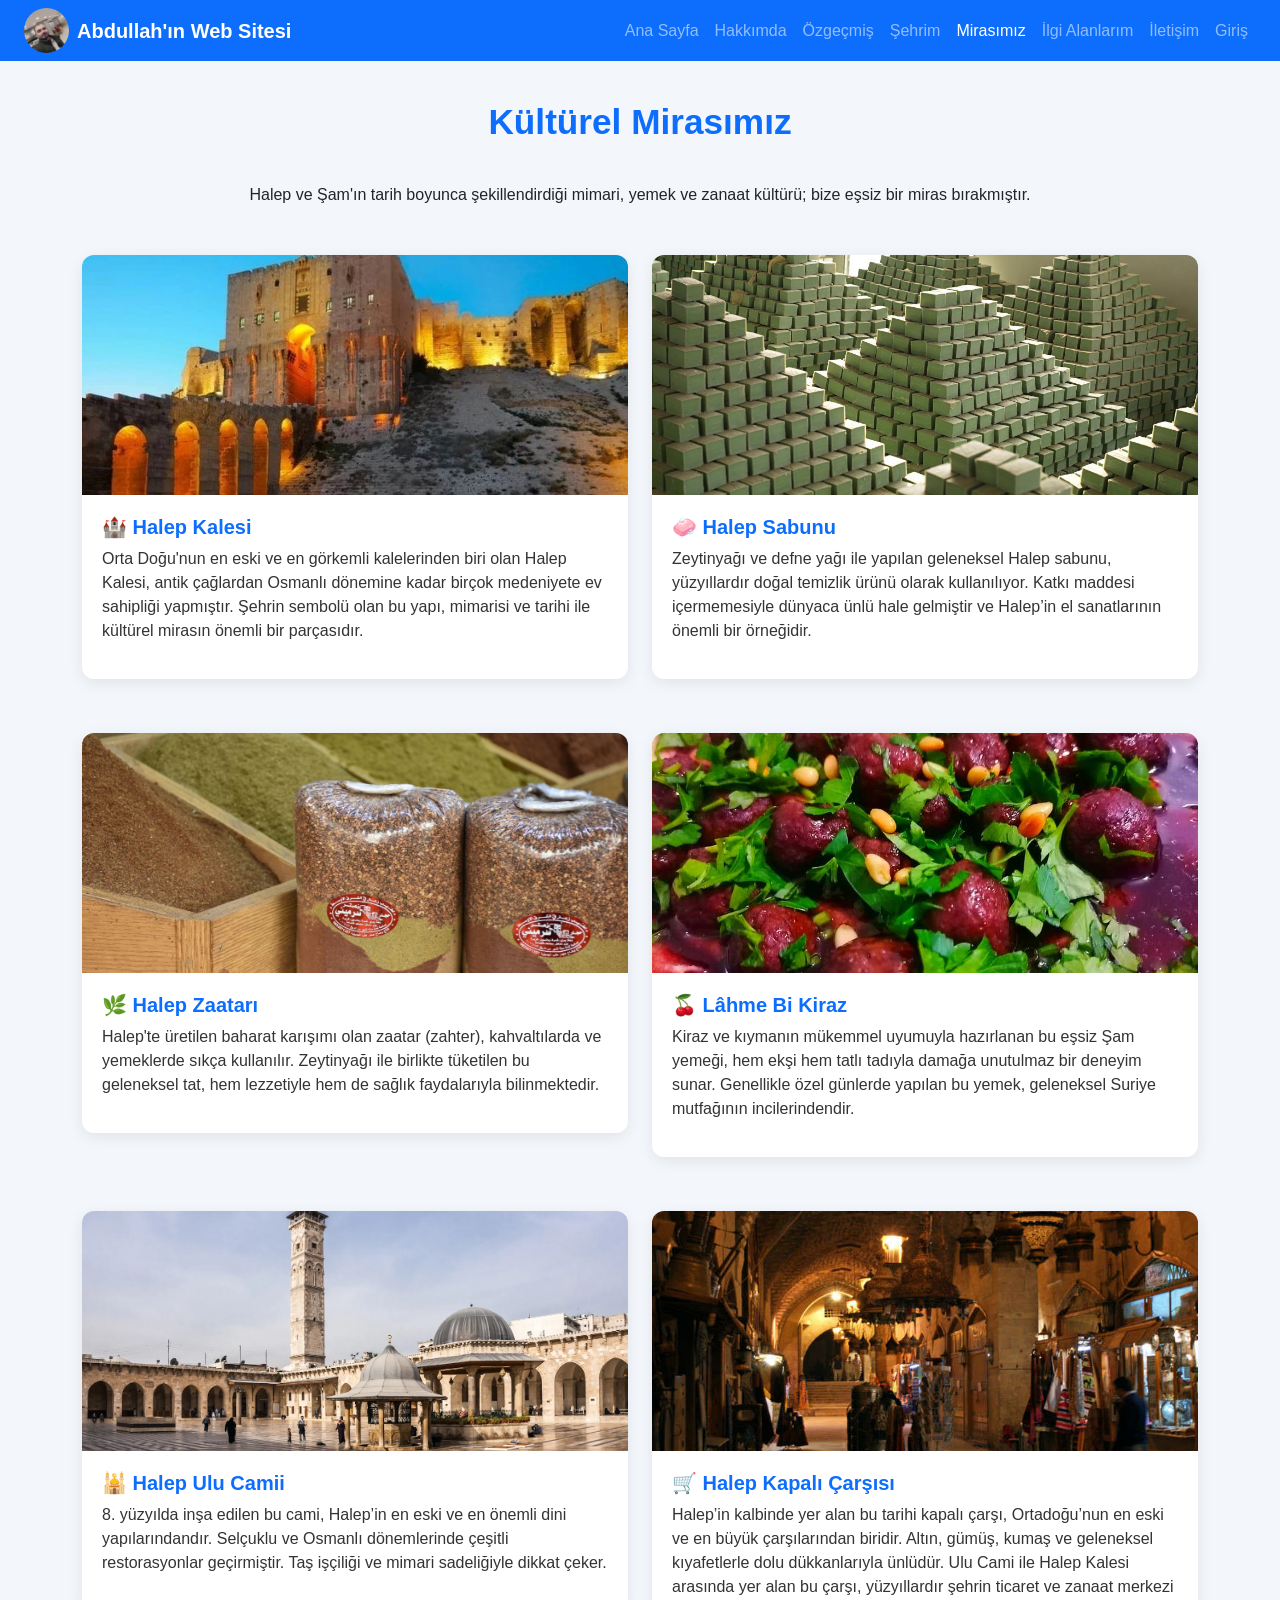
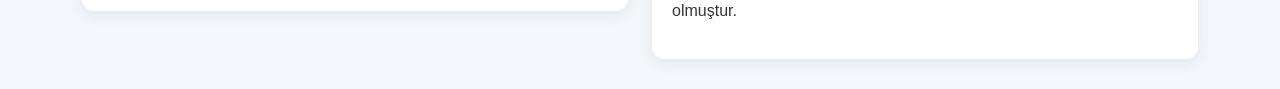
<file: mirasimiz..html>
<!DOCTYPE html>
<html lang="tr">
<head>
  <meta charset="UTF-8" />
  <meta name="viewport" content="width=device-width, initial-scale=1" />
  <title>Mirasımız</title>
  <link href="https://cdn.jsdelivr.net/npm/bootstrap@5.3.0/dist/css/bootstrap.min.css" rel="stylesheet" />
  <style>
    body {
      background: #f3f6fb;
      font-family: 'Segoe UI', sans-serif;
    }
    .section-title {
      text-align: center;
      margin: 40px 0;
      font-size: 2.2rem;
      font-weight: bold;
      color: #0d6efd;
    }
    .heritage-card {
      background: white;
      border-radius: 12px;
      box-shadow: 0 4px 15px rgba(0,0,0,0.08);
      overflow: hidden;
      margin-bottom: 30px;
      transition: transform 0.3s ease;
    }
    .heritage-card:hover {
      transform: translateY(-5px);
    }
    .heritage-card img {
      width: 100%;
      height: 240px;
      object-fit: cover;
    }
    .heritage-card .card-body {
      padding: 20px;
    }
    .heritage-card h5 {
      color: #0d6efd;
      font-weight: bold;
    }
    .heritage-card p {
      font-size: 1rem;
      color: #333;
    }

    /* زر الرجوع للأعلى */
    #scrollTopBtn {
      position: fixed;
      bottom: 30px;
      right: 30px;
      display: none;
      z-index: 999;
      background-color: #0d6efd;
      color: white;
      border: none;
      border-radius: 50%;
      width: 48px;
      height: 48px;
      font-size: 22px;
      cursor: pointer;
      box-shadow: 0 4px 10px rgba(0,0,0,0.2);
      transition: background-color 0.3s ease;
    }
    #scrollTopBtn:hover {
      background-color: #0b5ed7;
    }
  </style>
</head>
<body>

<!-- ✅ Navbar -->
<nav class="navbar navbar-expand-lg navbar-dark bg-primary">
  <div class="container-fluid px-4">
    <img src="images/abdullah.png" alt="Profil" class="rounded-circle me-2" width="45" height="45">
    <a class="navbar-brand fw-bold" href="index.html">Abdullah'ın Web Sitesi</a>
    <button class="navbar-toggler" type="button" data-bs-toggle="collapse" data-bs-target="#navbarNav">
      <span class="navbar-toggler-icon"></span>
    </button>
    <div class="collapse navbar-collapse justify-content-end" id="navbarNav">
      <ul class="navbar-nav">
        <li class="nav-item"><a class="nav-link" href="index.html">Ana Sayfa</a></li>
        <li class="nav-item"><a class="nav-link" href="hakkimda.html">Hakkımda</a></li>
        <li class="nav-item"><a class="nav-link" href="ozgecmis.html">Özgeçmiş</a></li>
        <li class="nav-item"><a class="nav-link" href="sehrim.html">Şehrim</a></li>
        <li class="nav-item"><a class="nav-link active" href="mirasimiz.html">Mirasımız</a></li>
        <li class="nav-item"><a class="nav-link" href="ilgialanlarim.html">İlgi Alanlarım</a></li>
        <li class="nav-item"><a class="nav-link" href="iletisim.html">İletişim</a></li>
        <li class="nav-item"><a class="nav-link" href="login.html">Giriş</a></li>
      </ul>
    </div>
  </div>
</nav>

<!-- ✅ Başlık -->
<div class="container">
  <h2 class="section-title">Kültürel Mirasımız</h2>
  <p class="text-center mb-5">
    Halep ve Şam'ın tarih boyunca şekillendirdiği mimari, yemek ve zanaat kültürü; bize eşsiz bir miras bırakmıştır.
  </p>

  <!-- ✅ İçerik Grid -->
  <div class="row row-cols-1 row-cols-md-2 g-4">

    <!-- Halep Kalesi -->
    <div class="col">
      <div class="heritage-card">
        <img src="images/halep-kalesi.jpg" alt="Halep Kalesi">
        <div class="card-body">
          <h5>🏰 Halep Kalesi</h5>
          <p>Orta Doğu'nun en eski ve en görkemli kalelerinden biri olan Halep Kalesi, antik çağlardan Osmanlı dönemine kadar birçok medeniyete ev sahipliği yapmıştır. Şehrin sembolü olan bu yapı, mimarisi ve tarihi ile kültürel mirasın önemli bir parçasıdır.</p>
        </div>
      </div>
    </div>

    <!-- Sabun -->
    <div class="col">
      <div class="heritage-card">
        <img src="images/sabun.jpg" alt="Halep Sabunu">
        <div class="card-body">
          <h5>🧼 Halep Sabunu</h5>
          <p>Zeytinyağı ve defne yağı ile yapılan geleneksel Halep sabunu, yüzyıllardır doğal temizlik ürünü olarak kullanılıyor. Katkı maddesi içermemesiyle dünyaca ünlü hale gelmiştir ve Halep’in el sanatlarının önemli bir örneğidir.</p>
        </div>
      </div>
    </div>

    <!-- Zaatar -->
    <div class="col">
      <div class="heritage-card">
        <img src="images/zaatar.jpg" alt="Halep Zaatarı">
        <div class="card-body">
          <h5>🌿 Halep Zaatarı</h5>
          <p>Halep'te üretilen baharat karışımı olan zaatar (zahter), kahvaltılarda ve yemeklerde sıkça kullanılır. Zeytinyağı ile birlikte tüketilen bu geleneksel tat, hem lezzetiyle hem de sağlık faydalarıyla bilinmektedir.</p>
        </div>
      </div>
    </div>

    <!-- Lahmeh Bi Kiraz -->
    <div class="col">
      <div class="heritage-card">
        <img src="images/keraz.jpg" alt="Lahmeh Bi Kiraz">
        <div class="card-body">
          <h5>🍒 Lâhme Bi Kiraz</h5>
          <p>Kiraz ve kıymanın mükemmel uyumuyla hazırlanan bu eşsiz Şam yemeği, hem ekşi hem tatlı tadıyla damağa unutulmaz bir deneyim sunar. Genellikle özel günlerde yapılan bu yemek, geleneksel Suriye mutfağının incilerindendir.</p>
        </div>
      </div>
    </div>

    <!-- Halep Ulu Cami -->
<div class="col">
  <div class="heritage-card">
    <img src="images/halep-ulucami.jpg" alt="Halep Ulu Cami">
    <div class="card-body">
      <h5>🕌 Halep Ulu Camii</h5>
      <p>8. yüzyılda inşa edilen bu cami, Halep’in en eski ve en önemli dini yapılarındandır. Selçuklu ve Osmanlı dönemlerinde çeşitli restorasyonlar geçirmiştir. Taş işçiliği ve mimari sadeliğiyle dikkat çeker.</p>
    </div>
  </div>
</div>

<!-- Halep Kapalı Çarşı -->
<div class="col">
  <div class="heritage-card">
    <img src="images/kapali-carsi.jpg" alt="Halep Kapalı Çarşı">
    <div class="card-body">
      <h5>🛒 Halep Kapalı Çarşısı</h5>
      <p>Halep’in kalbinde yer alan bu tarihi kapalı çarşı, Ortadoğu’nun en eski ve en büyük çarşılarından biridir. Altın, gümüş, kumaş ve geleneksel kıyafetlerle dolu dükkanlarıyla ünlüdür. Ulu Cami ile Halep Kalesi arasında yer alan bu çarşı, yüzyıllardır şehrin ticaret ve zanaat merkezi olmuştur.</p>
    </div>
  </div>
</div>

   

<!-- 🔝 زر الرجوع للأعلى -->
<button id="scrollTopBtn" title="Yukarı çık">↑</button>

<!-- ✅ Scripts -->
<script src="https://cdn.jsdelivr.net/npm/bootstrap@5.3.0/dist/js/bootstrap.bundle.min.js"></script>
<script>
  const scrollBtn = document.getElementById("scrollTopBtn");

  window.onscroll = function () {
    if (document.body.scrollTop > 300 || document.documentElement.scrollTop > 300) {
      scrollBtn.style.display = "block";
    } else {
      scrollBtn.style.display = "none";
    }
  };

  scrollBtn.onclick = function () {
    window.scrollTo({ top: 0, behavior: "smooth" });
  };
</script>
</body>
</html>
</file>
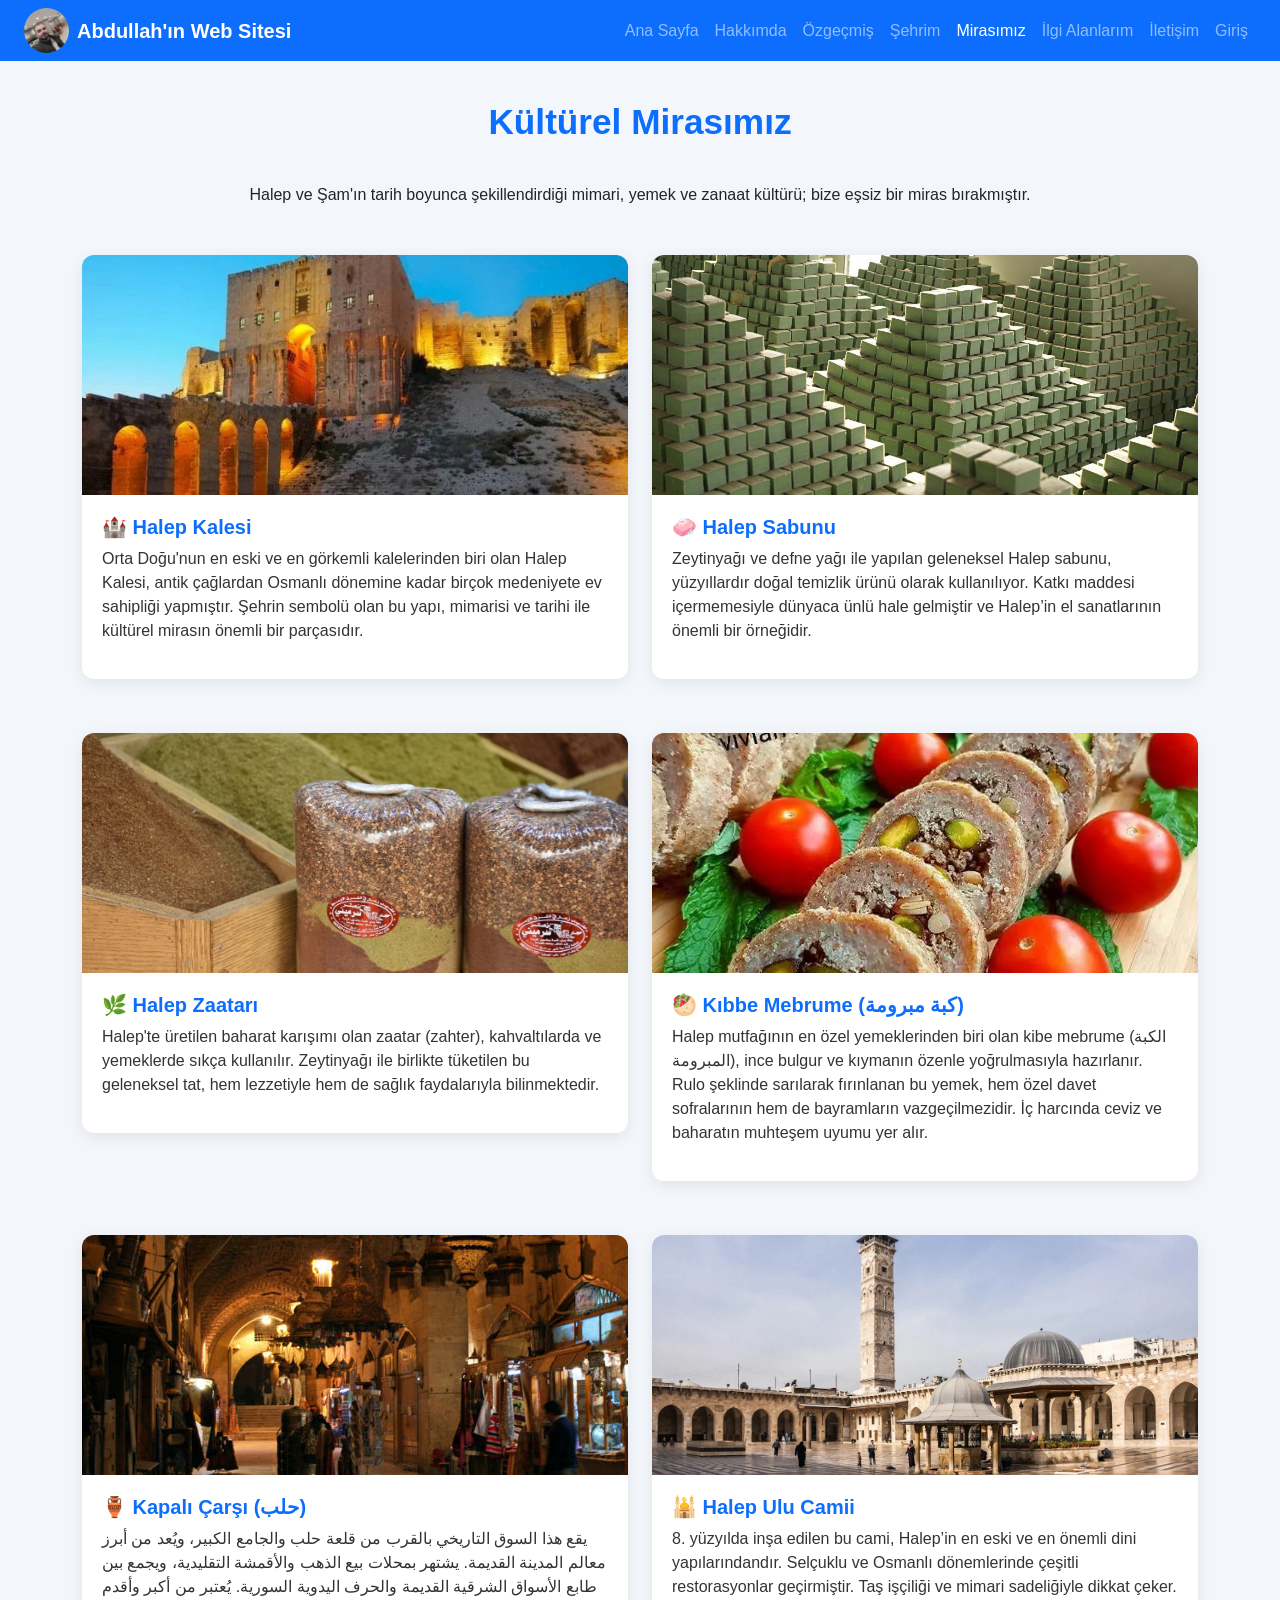
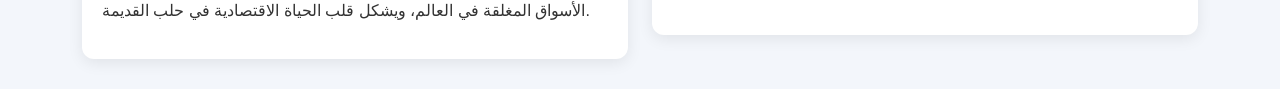
<file: mirasimiz.html>
<!DOCTYPE html>
<html lang="tr">
<head>
  <meta charset="UTF-8" />
  <meta name="viewport" content="width=device-width, initial-scale=1" />
  <title>Mirasımız</title>
  <link href="https://cdn.jsdelivr.net/npm/bootstrap@5.3.0/dist/css/bootstrap.min.css" rel="stylesheet" />
  <style>
    body {
      background: #f3f6fb;
      font-family: 'Segoe UI', sans-serif;
    }
    .section-title {
      text-align: center;
      margin: 40px 0;
      font-size: 2.2rem;
      font-weight: bold;
      color: #0d6efd;
    }
    .heritage-card {
      background: white;
      border-radius: 12px;
      box-shadow: 0 4px 15px rgba(0,0,0,0.08);
      overflow: hidden;
      margin-bottom: 30px;
      transition: transform 0.3s ease;
    }
    .heritage-card:hover {
      transform: translateY(-5px);
    }
    .heritage-card img {
      width: 100%;
      height: 240px;
      object-fit: cover;
    }
    .heritage-card .card-body {
      padding: 20px;
    }
    .heritage-card h5 {
      color: #0d6efd;
      font-weight: bold;
    }
    .heritage-card p {
      font-size: 1rem;
      color: #333;
    }

    /* زر الرجوع للأعلى */
     /* زر الرجوع للأعلى */
    #scrollTopBtn {
      position: fixed;
      bottom: 30px;
      right: 30px;
      display: none;
      z-index: 999;
      background-color: #0d6efd;
      color: white;
      border: none;
      border-radius: 50%;
      width: 48px;
      height: 48px;
      font-size: 22px;
      cursor: pointer;
      box-shadow: 0 4px 10px rgba(0,0,0,0.2);
      transition: background-color 0.3s ease;
    }
    #scrollTopBtn:hover {
      background-color: #0b5ed7;
    }
  </style>
</head>
<body>

<!-- ✅ Navbar -->
<nav class="navbar navbar-expand-lg navbar-dark bg-primary">
  <div class="container-fluid px-4">
    <img src="images/abdullah.png" alt="Profil" class="rounded-circle me-2" width="45" height="45">
    <a class="navbar-brand fw-bold" href="index.html">Abdullah'ın Web Sitesi</a>
    <button class="navbar-toggler" type="button" data-bs-toggle="collapse" data-bs-target="#navbarNav">
      <span class="navbar-toggler-icon"></span>
    </button>
    <div class="collapse navbar-collapse justify-content-end" id="navbarNav">
      <ul class="navbar-nav">
        <li class="nav-item"><a class="nav-link" href="index.html">Ana Sayfa</a></li>
        <li class="nav-item"><a class="nav-link" href="hakkimda.html">Hakkımda</a></li>
        <li class="nav-item"><a class="nav-link" href="ozgecmis.html">Özgeçmiş</a></li>
        <li class="nav-item"><a class="nav-link" href="sehrim.html">Şehrim</a></li>
        <li class="nav-item"><a class="nav-link active" href="mirasimiz.html">Mirasımız</a></li>
        <li class="nav-item"><a class="nav-link" href="ilgialanlarim.html">İlgi Alanlarım</a></li>
        <li class="nav-item"><a class="nav-link" href="iletisim.html">İletişim</a></li>
        <li class="nav-item"><a class="nav-link" href="login.html">Giriş</a></li>
      </ul>
    </div>
  </div>
</nav>

<!-- ✅ Başlık -->
<div class="container">
  <h2 class="section-title">Kültürel Mirasımız</h2>
  <p class="text-center mb-5">
    Halep ve Şam'ın tarih boyunca şekillendirdiği mimari, yemek ve zanaat kültürü; bize eşsiz bir miras bırakmıştır.
  </p>

  <!-- ✅ İçerik Grid -->
  <div class="row row-cols-1 row-cols-md-2 g-4">

    <!-- Halep Kalesi -->
    <div class="col">
      <div class="heritage-card">
        <img src="images/halep-kalesi.jpg" alt="Halep Kalesi">
        <div class="card-body">
          <h5>🏰 Halep Kalesi</h5>
          <p>Orta Doğu'nun en eski ve en görkemli kalelerinden biri olan Halep Kalesi, antik çağlardan Osmanlı dönemine kadar birçok medeniyete ev sahipliği yapmıştır. Şehrin sembolü olan bu yapı, mimarisi ve tarihi ile kültürel mirasın önemli bir parçasıdır.</p>
        </div>
      </div>
    </div>

    <!-- Sabun -->
    <div class="col">
      <div class="heritage-card">
        <img src="images/sabun.jpg" alt="Halep Sabunu">
        <div class="card-body">
          <h5>🧼 Halep Sabunu</h5>
          <p>Zeytinyağı ve defne yağı ile yapılan geleneksel Halep sabunu, yüzyıllardır doğal temizlik ürünü olarak kullanılıyor. Katkı maddesi içermemesiyle dünyaca ünlü hale gelmiştir ve Halep’in el sanatlarının önemli bir örneğidir.</p>
        </div>
      </div>
    </div>

    <!-- Zaatar -->
    <div class="col">
      <div class="heritage-card">
        <img src="images/zaatar.jpg" alt="Halep Zaatarı">
        <div class="card-body">
          <h5>🌿 Halep Zaatarı</h5>
          <p>Halep'te üretilen baharat karışımı olan zaatar (zahter), kahvaltılarda ve yemeklerde sıkça kullanılır. Zeytinyağı ile birlikte tüketilen bu geleneksel tat, hem lezzetiyle hem de sağlık faydalarıyla bilinmektedir.</p>
        </div>
      </div>
    </div>

   <!-- Kıbbeh Mabroumeh -->
<div class="col">
  <div class="heritage-card">
    <img src="images/kibbeh.jpg" alt="Kibbeh Mabroumeh">
    <div class="card-body">
      <h5>🥙 Kıbbe Mebrume (كبة مبرومة)</h5>
      <p>
        Halep mutfağının en özel yemeklerinden biri olan kibe mebrume (الكبة المبرومة), ince bulgur ve kıymanın özenle yoğrulmasıyla hazırlanır. Rulo şeklinde sarılarak fırınlanan bu yemek, hem özel davet sofralarının hem de bayramların vazgeçilmezidir. İç harcında ceviz ve baharatın muhteşem uyumu yer alır.
      </p>
    </div>
  </div>
</div>


    <!-- Kapalı Çarşı -->
<div class="col">
  <div class="heritage-card">
    <img src="images/kapali-carsi.jpg" alt="Kapalı Çarşı">
    <div class="card-body">
      <h5>🏺 Kapalı Çarşı (حلب)</h5>
      <p>
        يقع هذا السوق التاريخي بالقرب من قلعة حلب والجامع الكبير، ويُعد من أبرز معالم المدينة القديمة.
        يشتهر بمحلات بيع الذهب والأقمشة التقليدية، ويجمع بين طابع الأسواق الشرقية القديمة والحرف اليدوية السورية.
        يُعتبر من أكبر وأقدم الأسواق المغلقة في العالم، ويشكل قلب الحياة الاقتصادية في حلب القديمة.
      </p>
    </div>
  </div>
</div>

<!-- Halep Ulu Cami -->
<div class="col">
  <div class="heritage-card">
    <img src="images/halep-ulucami.jpg" alt="Halep Ulu Cami">
    <div class="card-body">
      <h5>🕌 Halep Ulu Camii</h5>
      <p>8. yüzyılda inşa edilen bu cami, Halep’in en eski ve en önemli dini yapılarındandır. Selçuklu ve Osmanlı dönemlerinde çeşitli restorasyonlar geçirmiştir. Taş işçiliği ve mimari sadeliğiyle dikkat çeker.</p>
    </div>
  </div>
</div>

    </div>

  </div>
</div>

<!-- 🔝 زر الرجوع للأعلى -->
<button id="scrollTopBtn" title="Yukarı çık">↑</button>

<!-- ✅ Scripts -->
<script src="https://cdn.jsdelivr.net/npm/bootstrap@5.3.0/dist/js/bootstrap.bundle.min.js"></script>
<script>
  const scrollBtn = document.getElementById("scrollTopBtn");

  window.onscroll = function () {
    if (document.body.scrollTop > 300 || document.documentElement.scrollTop > 300) {
      scrollBtn.style.display = "block";
    } else {
      scrollBtn.style.display = "none";
    }
  };

  scrollBtn.onclick = function () {
    window.scrollTo({ top: 0, behavior: "smooth" });
  };
</script>
</body>
</html>
</file>
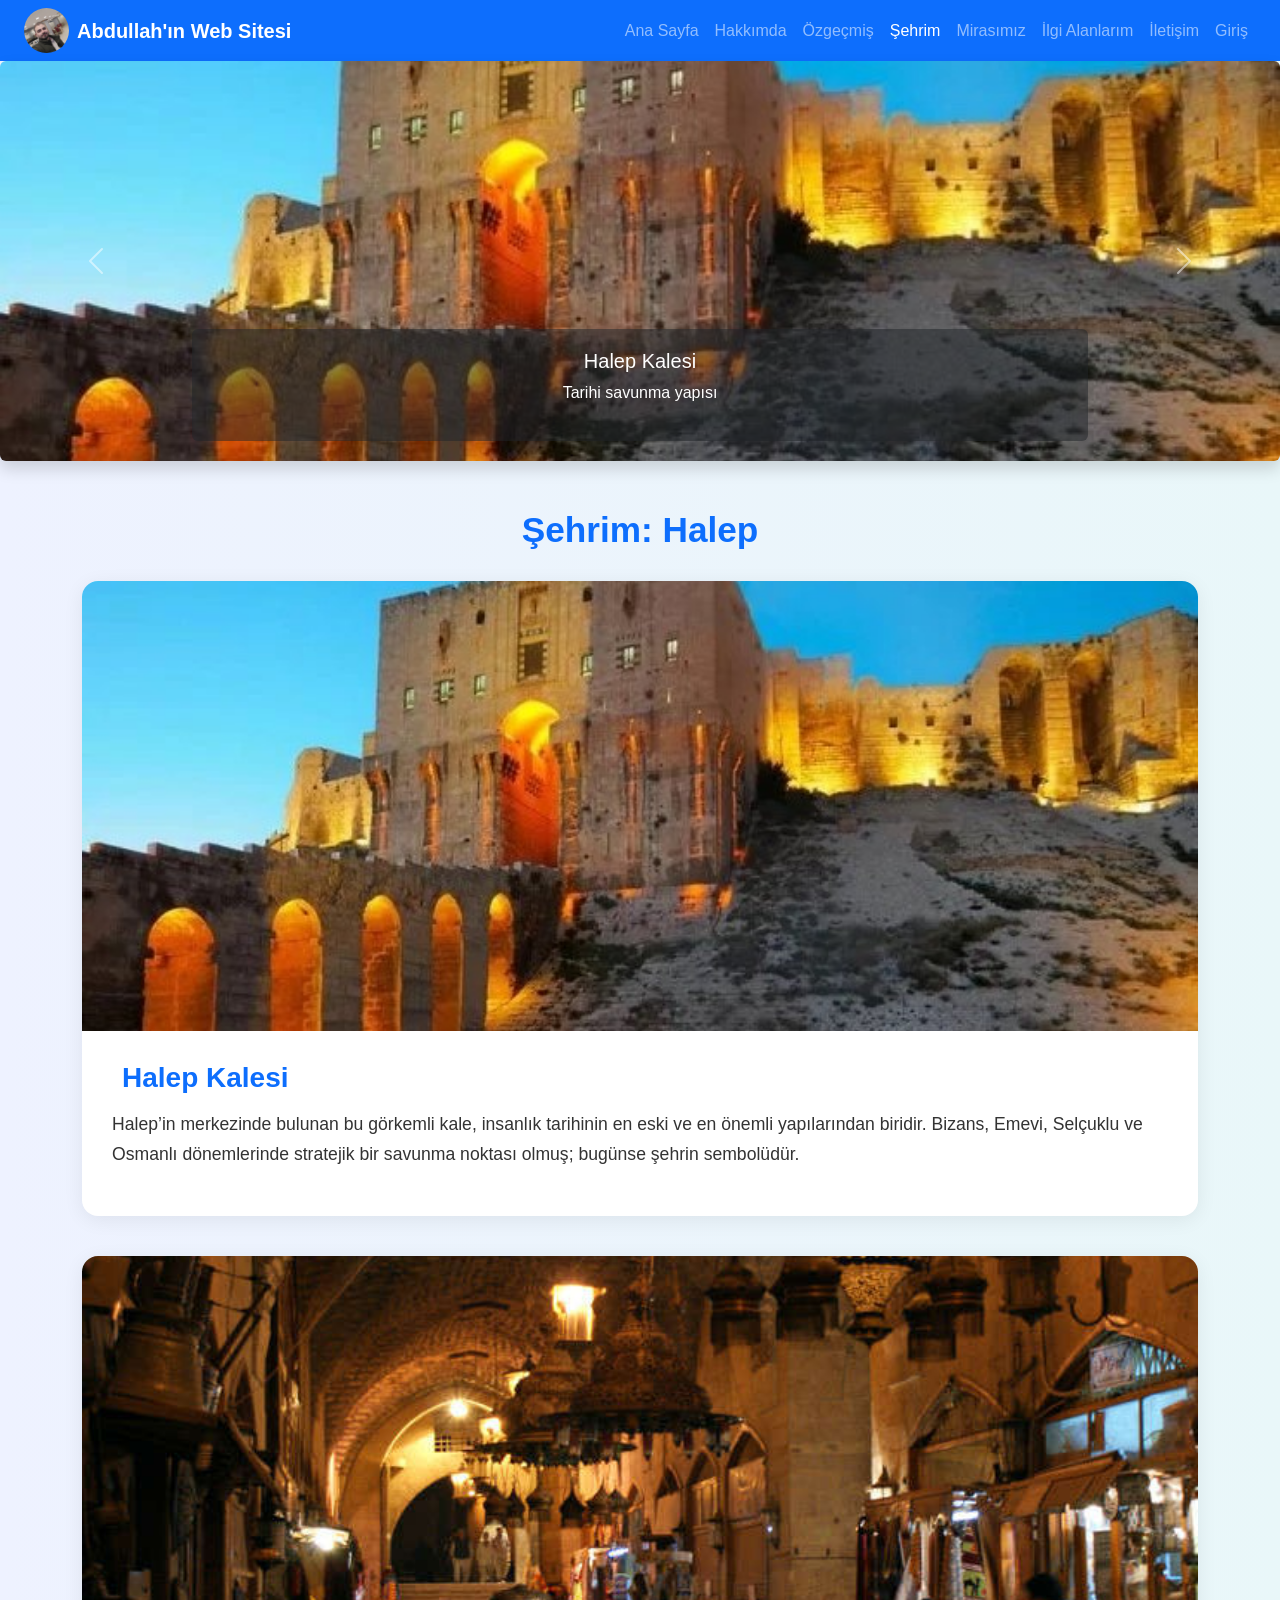
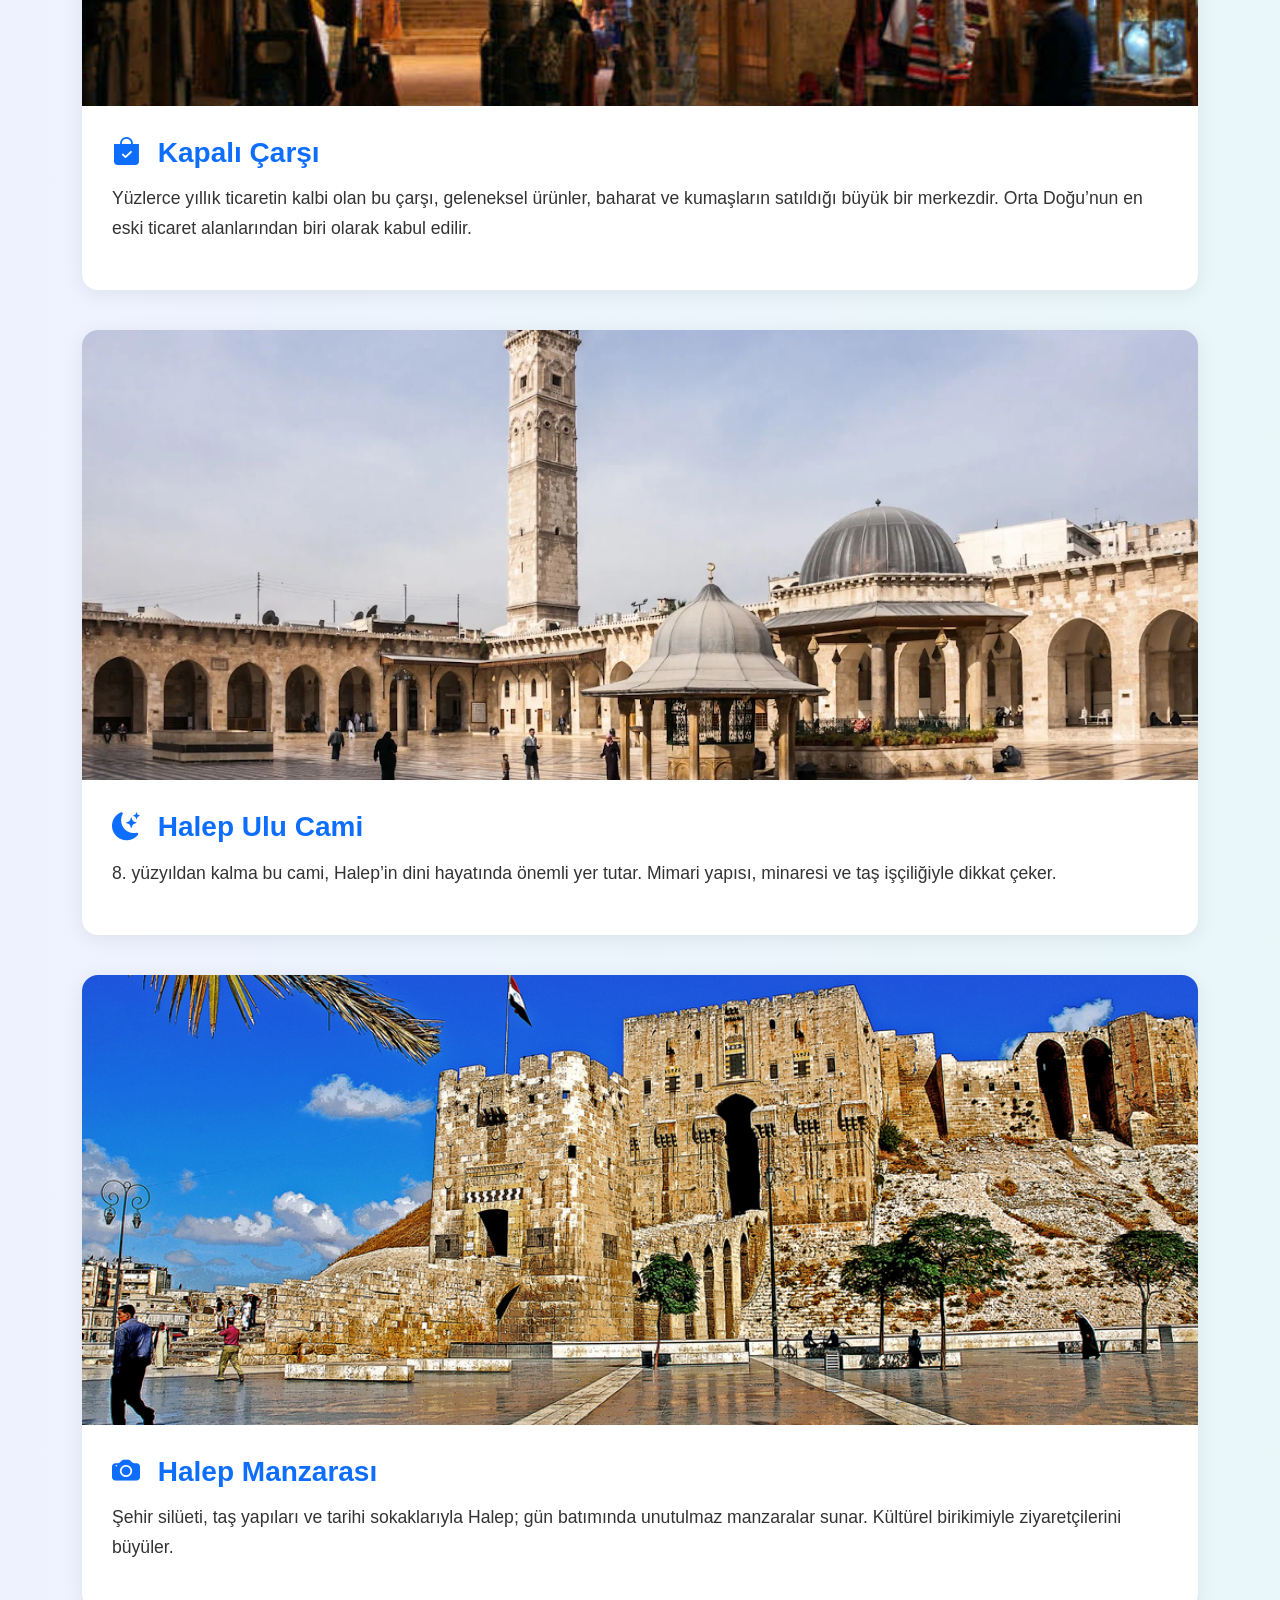
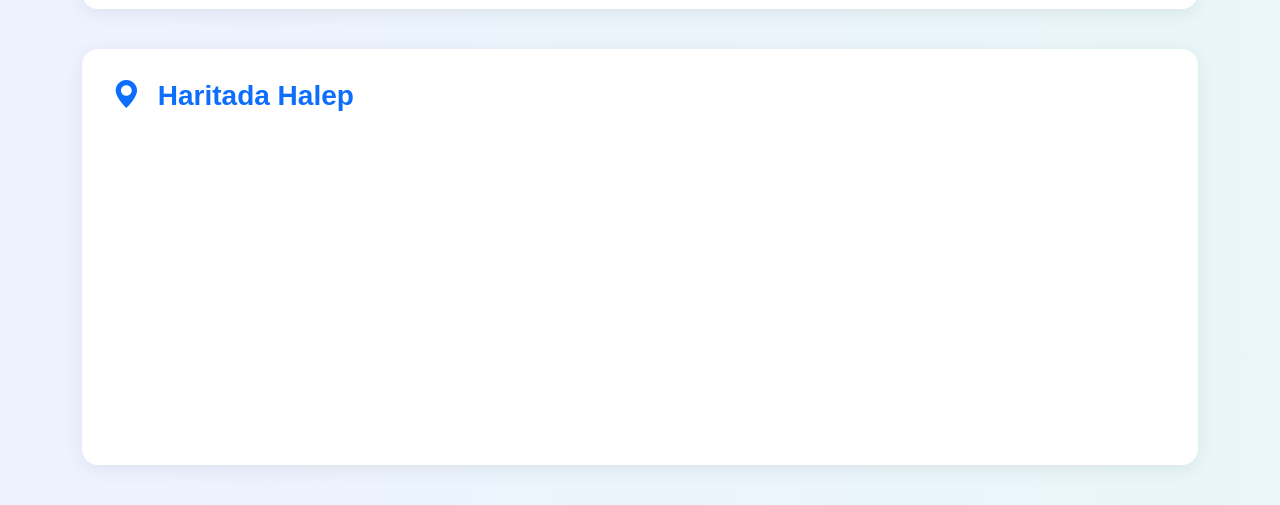
<file: sehrim.html>
<!DOCTYPE html>
<html lang="tr">
<head>
  <meta charset="UTF-8">
  <meta name="viewport" content="width=device-width, initial-scale=1">
  <title>Şehrim - Halep</title>
  <link href="https://cdn.jsdelivr.net/npm/bootstrap@5.3.0/dist/css/bootstrap.min.css" rel="stylesheet">
  <link href="https://cdn.jsdelivr.net/npm/bootstrap-icons@1.10.5/font/bootstrap-icons.css" rel="stylesheet">
  <style>
    body {
      background: linear-gradient(to right, #eef2ff, #e9f7f9);
      font-family: 'Segoe UI', sans-serif;
    }
    .section-title {
      text-align: center;
      margin: 30px 0;
      font-size: 2.2rem;
      font-weight: bold;
      color: #0d6efd;
    }
    .city-card {
      background: #fff;
      border-radius: 16px;
      box-shadow: 0 4px 20px rgba(0,0,0,0.07);
      overflow: hidden;
      margin-bottom: 40px;
    }
    .city-card img {
      width: 100%;
      height: 450px;
      object-fit: cover;
    }
    .city-card .content {
      padding: 30px;
    }
    .city-card h3 {
      color: #0d6efd;
      font-weight: bold;
      margin-bottom: 15px;
    }
    .city-card h3 i {
      margin-right: 10px;
    }
    .city-card p {
      font-size: 1.1rem;
      color: #333;
      line-height: 1.7;
    }
    iframe {
      border-radius: 10px;
    }
    @media (max-width: 768px) {
      .city-card img {
        height: 250px;
      }
    }
  </style>
</head>
<body>

<!-- ✅ Navbar -->
<nav class="navbar navbar-expand-lg navbar-dark bg-primary">
  <div class="container-fluid px-4">
    <img src="images/abdullah.png" alt="Profil" class="rounded-circle me-2" width="45" height="45">
    <a class="navbar-brand fw-bold" href="index.html">Abdullah'ın Web Sitesi</a>
    <button class="navbar-toggler" type="button" data-bs-toggle="collapse" data-bs-target="#navbarNav">
      <span class="navbar-toggler-icon"></span>
    </button>
    <div class="collapse navbar-collapse justify-content-end" id="navbarNav">
      <ul class="navbar-nav">
        <li class="nav-item"><a class="nav-link" href="index.html">Ana Sayfa</a></li>
        <li class="nav-item"><a class="nav-link" href="hakkimda.html">Hakkımda</a></li>
        <li class="nav-item"><a class="nav-link" href="ozgecmis.html">Özgeçmiş</a></li>
        <li class="nav-item"><a class="nav-link active" href="sehrim.html">Şehrim</a></li>
        <li class="nav-item"><a class="nav-link" href="mirasimiz.html">Mirasımız</a></li>
        <li class="nav-item"><a class="nav-link" href="ilgialanlarim.html">İlgi Alanlarım</a></li>
        <li class="nav-item"><a class="nav-link" href="iletisim.html">İletişim</a></li>
        <li class="nav-item"><a class="nav-link" href="login.html">Giriş</a></li>
      </ul>
    </div>
  </div>
</nav>

<!-- ✅ Slider -->
<!-- ✅ CSS -->
<style>
  body {
    background: linear-gradient(to right, #eef2ff, #e9f7f9);
    font-family: 'Segoe UI', sans-serif;
  }

  /* ✅ سلايدر - تعديل الحجم */
  #sehrimSlider .carousel-item img {
    height: 400px;
    object-fit: cover;
  }

  @media (max-width: 768px) {
    #sehrimSlider .carousel-item img {
      height: 220px;
    }
  }

  .carousel-caption {
    font-size: 1rem;
  }
</style>

<!-- ✅ Slider -->
<div id="sehrimSlider" class="carousel slide mb-5" data-bs-ride="carousel" data-bs-interval="2500">

  <div class="carousel-inner rounded shadow">

    <div class="carousel-item active">
      <a href="#kale">
        <img src="images/halep-kalesi.jpg" class="d-block w-100" alt="Halep Kalesi">
        <div class="carousel-caption d-none d-md-block bg-dark bg-opacity-50 rounded">
          <h5>Halep Kalesi</h5>
          <p>Tarihi savunma yapısı</p>
        </div>
      </a>
    </div>

    <div class="carousel-item">
      <a href="#carsi">
        <img src="images/kapali-carsi.jpg" class="d-block w-100" alt="Kapalı Çarşı">
        <div class="carousel-caption d-none d-md-block bg-dark bg-opacity-50 rounded">
          <h5>Kapalı Çarşı</h5>
          <p>Ticaretin kalbi</p>
        </div>
      </a>
    </div>

    <div class="carousel-item">
      <a href="#cami">
        <img src="images/halep-ulucami.jpg" class="d-block w-100" alt="Ulu Cami">
        <div class="carousel-caption d-none d-md-block bg-dark bg-opacity-50 rounded">
          <h5>Ulu Cami</h5>
          <p>İslam mimarisi</p>
        </div>
      </a>
    </div>

    <div class="carousel-item">
      <a href="#manzara">
        <img src="images/halep-manzara.jpg" class="d-block w-100" alt="Manzara">
        <div class="carousel-caption d-none d-md-block bg-dark bg-opacity-50 rounded">
          <h5>Şehir Manzarası</h5>
          <p>Doğal ve tarihi güzellik</p>
        </div>
      </a>
    </div>

  </div>

  <!-- أزرار التنقل -->
  <button class="carousel-control-prev" type="button" data-bs-target="#sehrimSlider" data-bs-slide="prev">
    <span class="carousel-control-prev-icon"></span>
  </button>
  <button class="carousel-control-next" type="button" data-bs-target="#sehrimSlider" data-bs-slide="next">
    <span class="carousel-control-next-icon"></span>
  </button>
</div>


<!-- ✅ İçerik -->
<div class="container">

  <h2 class="section-title">Şehrim: Halep</h2>

  <!-- Kale -->
  <div class="city-card" id="kale">
    <img src="images/halep-kalesi.jpg" alt="Halep Kalesi">
    <div class="content">
      <h3><i class="bi bi-castle"></i> Halep Kalesi</h3>
      <p>
        Halep’in merkezinde bulunan bu görkemli kale, insanlık tarihinin en eski ve en önemli yapılarından biridir.
        Bizans, Emevi, Selçuklu ve Osmanlı dönemlerinde stratejik bir savunma noktası olmuş; bugünse şehrin sembolüdür.
      </p>
    </div>
  </div>

  <!-- Çarşı -->
  <div class="city-card" id="carsi">
    <img src="images/kapali-carsi.jpg" alt="Kapalı Çarşı">
    <div class="content">
      <h3><i class="bi bi-bag-check-fill"></i> Kapalı Çarşı</h3>
      <p>
        Yüzlerce yıllık ticaretin kalbi olan bu çarşı, geleneksel ürünler, baharat ve kumaşların satıldığı büyük bir merkezdir.
        Orta Doğu’nun en eski ticaret alanlarından biri olarak kabul edilir.
      </p>
    </div>
  </div>

  <!-- Cami -->
  <div class="city-card" id="cami">
    <img src="images/halep-ulucami.jpg" alt="Ulu Cami">
    <div class="content">
      <h3><i class="bi bi-moon-stars-fill"></i> Halep Ulu Cami</h3>
      <p>
        8. yüzyıldan kalma bu cami, Halep’in dini hayatında önemli yer tutar. Mimari yapısı, minaresi ve taş işçiliğiyle dikkat çeker.
      </p>
    </div>
  </div>

  <!-- Manzara -->
  <div class="city-card" id="manzara">
    <img src="images/halep-manzara.jpg" alt="Halep Manzarası">
    <div class="content">
      <h3><i class="bi bi-camera-fill"></i> Halep Manzarası</h3>
      <p>
        Şehir silüeti, taş yapıları ve tarihi sokaklarıyla Halep; gün batımında unutulmaz manzaralar sunar.
        Kültürel birikimiyle ziyaretçilerini büyüler.
      </p>
    </div>
  </div>

  <!-- Harita -->
  <div class="city-card">
    <div class="content">
      <h3><i class="bi bi-geo-alt-fill"></i> Haritada Halep</h3>
      <iframe src="https://www.google.com/maps?q=Aleppo,+Syria&output=embed" width="100%" height="300" loading="lazy"></iframe>
    </div>
  </div>

</div>

<script src="https://cdn.jsdelivr.net/npm/bootstrap@5.3.0/dist/js/bootstrap.bundle.min.js"></script>
</body>
</html>
</file>
